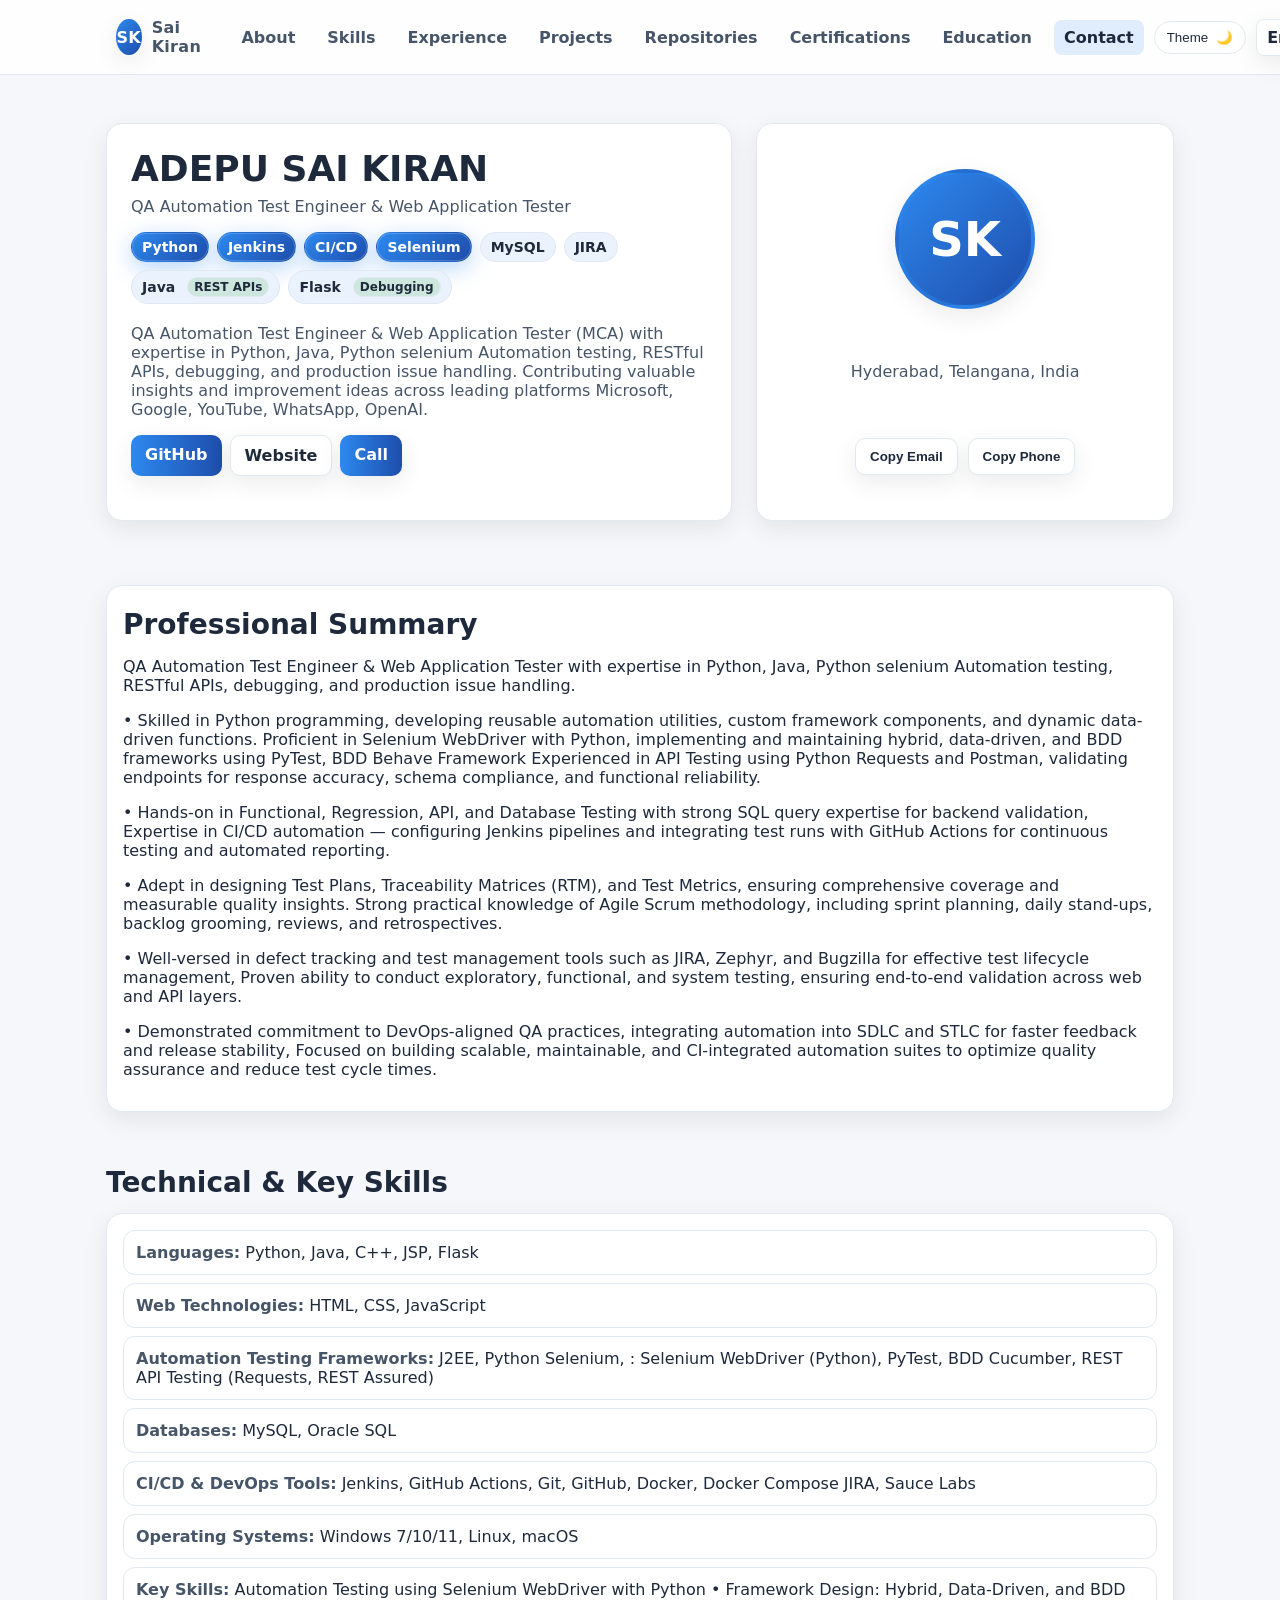
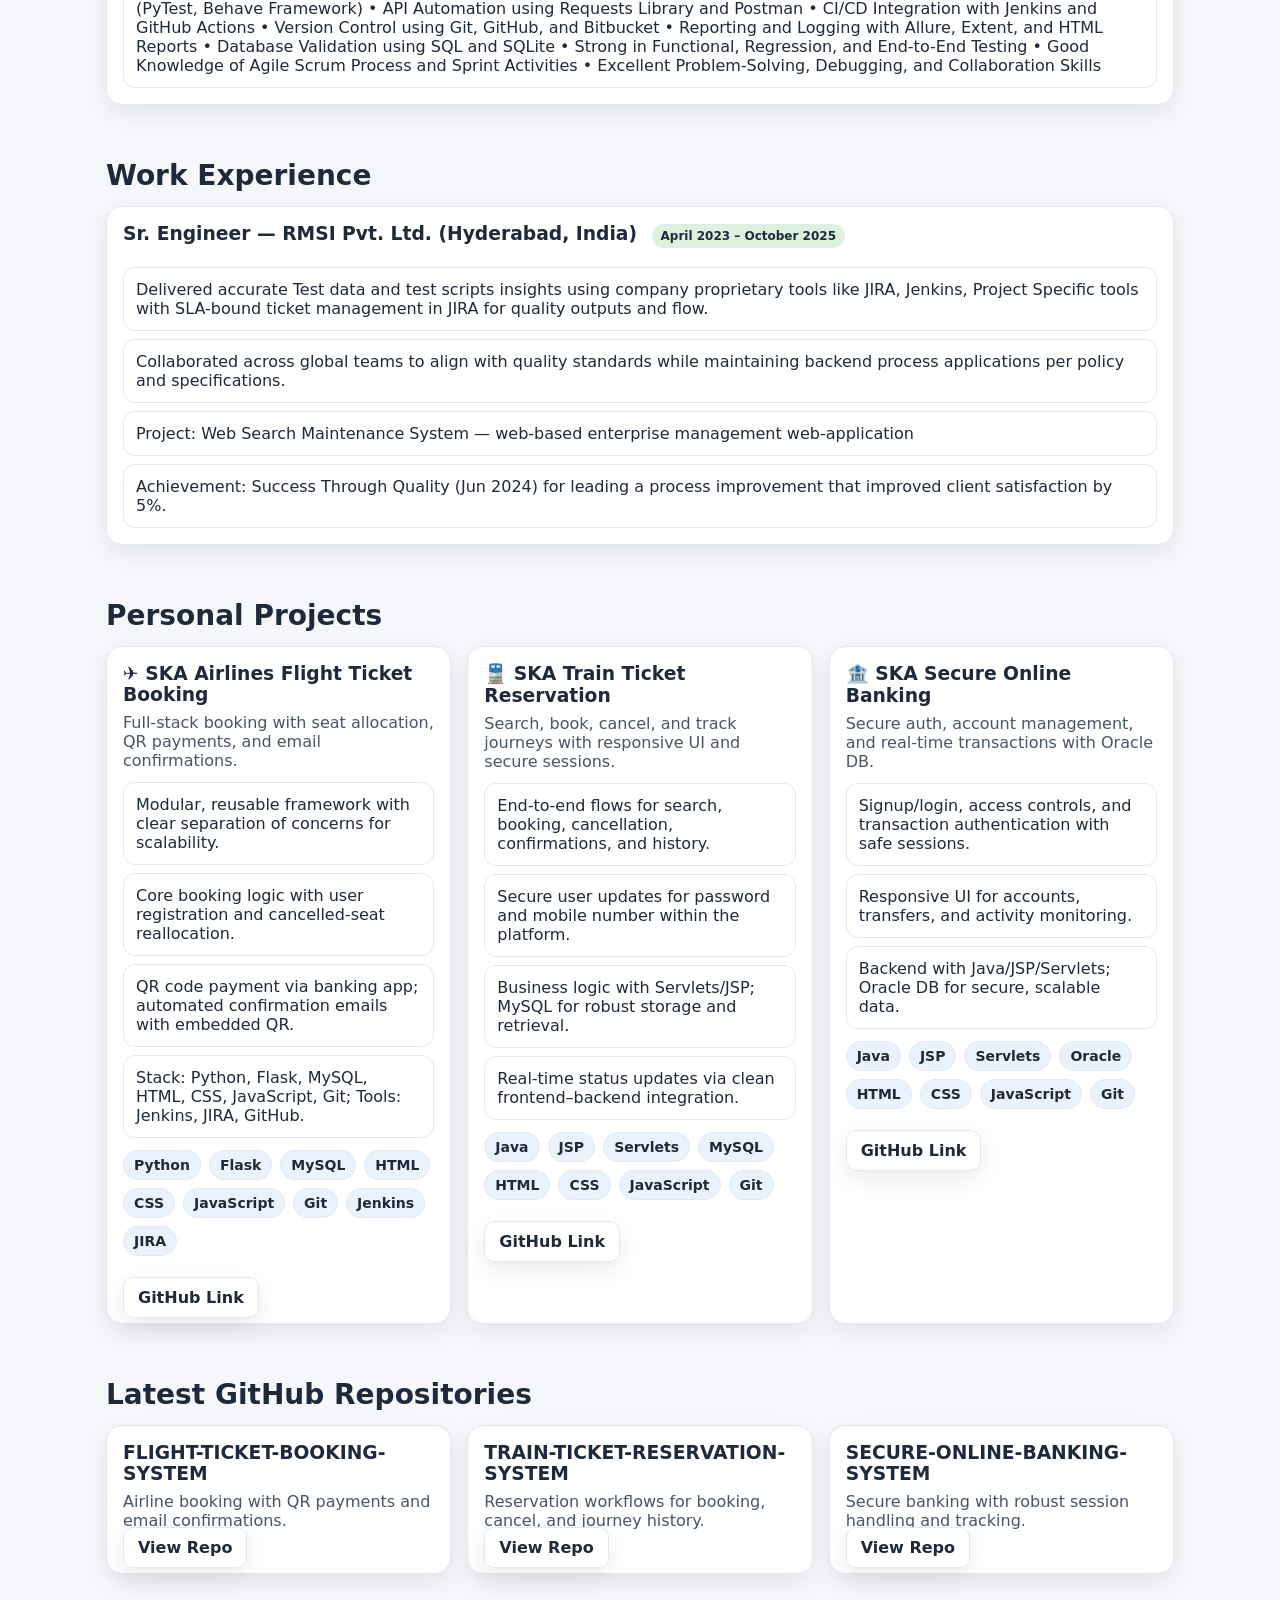
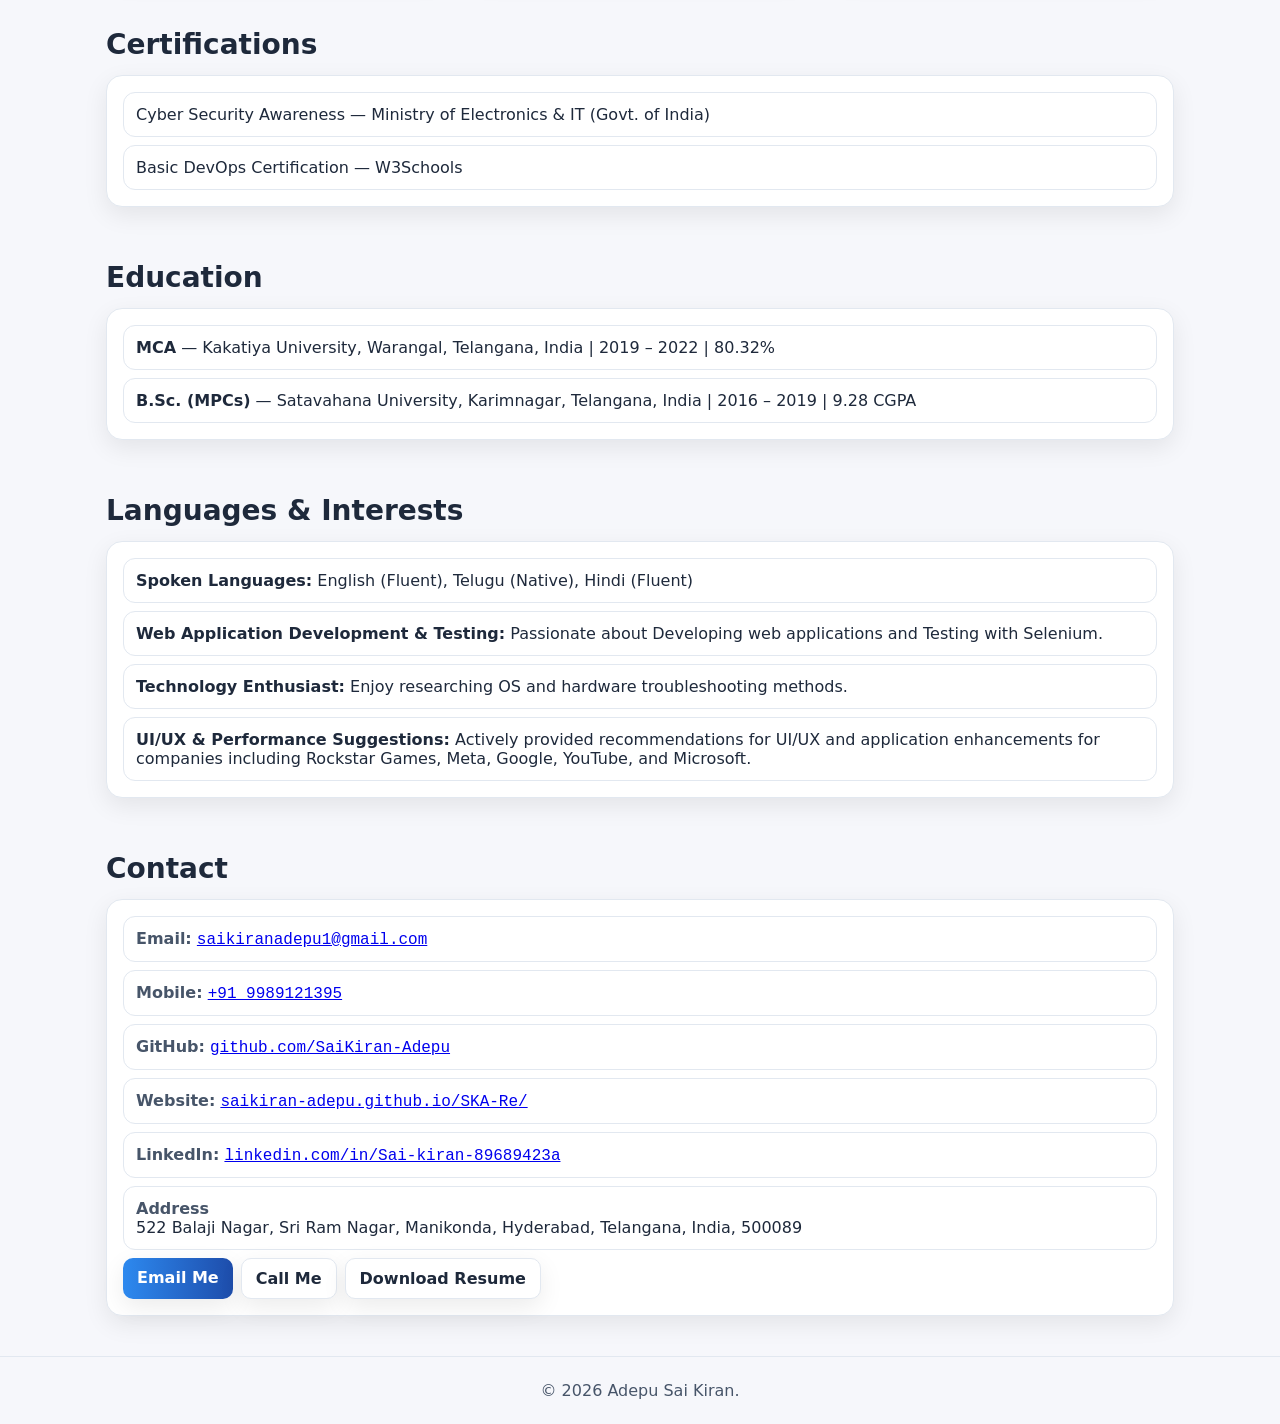
<file: index.html>
<!-- index.html -->
<!DOCTYPE html>
<html lang="en">
<head>
  <!-- Basic -->
  <meta charset="UTF-8" />
  <meta name="viewport" content="width=device-width, initial-scale=1" />
  <title>Sai Kiran | QA Automation Test Engineer</title>
  <meta name="description" content="Senior Automation Test Engineer & Web Application Tester (MCA) specializing in Python, automation testing." />
  <link rel="canonical" href="https://saikiran-adepu.github.io/SKA-Re/" />

  <!-- SEO/Open Graph -->
  <meta property="og:title" content="Sai Kiran | Sr. Automation Test Engineer" />
  <meta property="og:description" content="Automation testing, Python/Java full-stack, QR payments, REST APIs, and real-world projects." />
  <meta property="og:type" content="website" />
  <meta property="og:url" content="https://saikiran-adepu.github.io/SKA-Re/" />
  <meta name="robots" content="index,follow" />
  <meta name="theme-color" content="#2d89ef" />

  <!-- Styles -->
  <link rel="stylesheet" href="styles.css" />
  
  <!-- Person structured data -->
  <script type="application/ld+json">
  {
    "@context": "https://schema.org",
    "@type": "Person",
    "name": "Adepu Sai Kiran",
    "jobTitle": "Senior Automation Test Engineer",
    "email": "mailto:saikiranadepu1@gmail.com",
    "telephone": "+91-9989121395",
    "url": "https://saikiran-adepu.github.io/SKA-Re/",
    "sameAs": [
      "https://github.com/SaiKiran-Adepu",
      "https://www.linkedin.com/in/adepu-sai-kiran-89689423a"
    ],
    "address": {
      "@type": "PostalAddress",
      "streetAddress": "1-54 Sri Ram Nagar Colony, Manikonda",
      "addressLocality": "Hyderabad",
      "addressRegion": "Telangana",
      "addressCountry": "IN",
      "postalCode": "506001"
    }
  }
  </script>
</head>
<body>
  <!-- Nav -->
  <nav class="nav">
    <div class="nav-inner">
      <a class="brand" href="#top" aria-label="Home">
        <span class="logo">SK</span>
        <span>Sai Kiran</span>
      </a>

      <button class="burger" id="burger" aria-label="Toggle navigation" aria-expanded="false" aria-controls="navlist">
        <span></span><span></span><span></span>
      </button>

      <ul id="navlist">
        <li><a href="#about" class="active">About</a></li>
        <li><a href="#skills">Skills</a></li>
        <li><a href="#experience">Experience</a></li>
        <li><a href="#projects">Projects</a></li>
        <li><a href="#repos">Repositories</a></li>
        <li><a href="#certs">Certifications</a></li>
        <li><a href="#edu">Education</a></li>
        <li><a href="#contact">Contact</a></li>
      </ul>

      <div class="nav-cta">
        <button id="themeToggle" class="toggle" type="button" aria-label="Toggle theme">
          <span>Theme</span><span id="themeIcon" aria-hidden="true">🌙</span>
        </button>
        <a class="btn secondary" href="mailto:saikiranadepu1@gmail.com">Email</a>
      </div>
    </div>
  </nav>

  <main id="top">
    <!-- Hero -->
    <section class="hero">
      <div class="card hero-card reveal">
        <h1 class="title">ADEPU SAI KIRAN</h1>
        <p class="subtitle">QA Automation Test Engineer & Web Application Tester</p>

        <!-- Key highlights: Python first, then Jenkins, CI/CD, Selenium -->
        <div class="chip-row">
          <span class="chip highlight glow" title="Language">Python</span>
          <span class="chip highlight glow" title="CI server">Jenkins</span>
          <span class="chip highlight glow" title="Pipelines">CI/CD</span>
          <span class="chip highlight glow" title="Automation">Selenium</span>

          <span class="chip">MySQL</span>
          <span class="chip">JIRA</span>
          <span class="chip"><span>Java</span><span class="pill">REST APIs</span></span>
          <span class="chip"><span>Flask</span><span class="pill">Debugging</span></span>
        </div>

        <p class="muted">
         QA Automation Test Engineer & Web Application Tester (MCA) with expertise in Python, Java, Python selenium Automation testing, RESTful APIs, debugging, and production issue handling.
         Contributing valuable insights and improvement ideas across leading platforms Microsoft, Google, YouTube, WhatsApp, OpenAI.
        </p>

        <div class="chip-row">
          <a class="btn" href="https://github.com/SaiKiran-Adepu" target="_blank" rel="noopener">GitHub</a>
          <a class="btn secondary" href="https://saikiran-adepu.github.io/SKA-Re/" target="_blank" rel="noopener">Website</a>
          <!-- <a class="btn secondary" href="https://www.linkedin.com/in/" target="_blank" rel="noopener">LinkedIn</a> -->
          <a class="btn" href="tel:+919989121395">Call</a>
        </div>
      </div>

      <div class="card avatar-card reveal">
        <div class="avatar" aria-hidden="true">SK</div>
        <p class="muted" style="margin:10px 0 0 0;">Hyderabad, Telangana, India</p>
        <div class="socials">
          <button class="btn secondary" id="copyEmail" type="button">Copy Email</button>
          <button class="btn secondary" id="copyPhone" type="button">Copy Phone</button>
        </div>
      </div>
    </section>

    <!-- About -->
    <section id="about" class="section">
      <div class="card reveal" style="padding:16px;">
        <h2>Professional Summary</h2>
        <p>
         QA Automation Test Engineer & Web Application Tester with expertise in Python, Java, Python selenium Automation testing, RESTful APIs, debugging, and production issue handling.
        </p>
        <!-- <p class="muted"> -->
        <p>
          • Skilled in Python programming, developing reusable automation utilities, custom framework components, and dynamic data-driven functions.
            Proficient in Selenium WebDriver with Python, implementing and maintaining hybrid, data-driven, and BDD frameworks using PyTest, BDD Behave Framework
            Experienced in API Testing using Python Requests and Postman, validating endpoints for response accuracy, schema compliance, and functional reliability.
        </p>
        <p>
          • Hands-on in Functional, Regression, API, and Database Testing with strong SQL query expertise for backend validation,
            Expertise in CI/CD automation — configuring Jenkins pipelines and integrating test runs with GitHub Actions for continuous testing and automated reporting.
        </p>
        <p>  
          • Adept in designing Test Plans, Traceability Matrices (RTM), and Test Metrics, ensuring comprehensive coverage and measurable quality insights.
            Strong practical knowledge of Agile Scrum methodology, including sprint planning, daily stand-ups, backlog grooming, reviews, and retrospectives.
        </p>
        <p>
          • Well-versed in defect tracking and test management tools such as JIRA, Zephyr, and Bugzilla for effective test lifecycle management,
            Proven ability to conduct exploratory, functional, and system testing, ensuring end-to-end validation across web and API layers.
        </p>
        <p>
          • Demonstrated commitment to DevOps-aligned QA practices, integrating automation into SDLC and STLC for faster feedback and release stability,
            Focused on building scalable, maintainable, and CI-integrated automation suites to optimize quality assurance and reduce test cycle times.         
        </p>
      </div>
    </section>

    <!-- Skills -->
    <section id="skills" class="section">
      <h2>Technical & Key Skills</h2>
      <div class="list card reveal" style="padding:16px;">
        <ul class="list">
          <li class="li"><span class="kv"><b>Languages:</b></span> Python, Java, C++, JSP, Flask</li>
          <li class="li"><span class="kv"><b>Web Technologies:</b></span> HTML, CSS, JavaScript</li>
          <li class="li"><span class="kv"><b>Automation Testing Frameworks:</b></span> J2EE, Python Selenium, : Selenium WebDriver (Python), PyTest, BDD Cucumber, REST API Testing (Requests, REST Assured)</li>
          <li class="li"><span class="kv"><b>Databases:</b></span> MySQL, Oracle SQL</li>
          <li class="li"><span class="kv"><b>CI/CD & DevOps Tools:</b></span> Jenkins, GitHub Actions, Git, GitHub, Docker, Docker Compose JIRA, Sauce Labs </li>
          <li class="li"><span class="kv"><b>Operating Systems:</b></span> Windows 7/10/11, Linux, macOS</li>
          <!-- <li class="li">Full‑Stack (Frontend + Backend), REST APIs, QR payment + email integration, UI/UX debugging, production support</li>
        </ul> -->
          <li class="li"><span class="kv"><b>Key Skills:</b></span> Automation Testing using Selenium WebDriver with Python
                              • Framework Design: Hybrid, Data-Driven, and BDD (PyTest, Behave Framework)
                              • API Automation using Requests Library and Postman
                              • CI/CD Integration with Jenkins and GitHub Actions
                              • Version Control using Git, GitHub, and Bitbucket
                              • Reporting and Logging with Allure, Extent, and HTML Reports
                              • Database Validation using SQL and SQLite
                              • Strong in Functional, Regression, and End-to-End Testing
                              • Good Knowledge of Agile Scrum Process and Sprint Activities
                              • Excellent Problem-Solving, Debugging, and Collaboration Skills
      </div>
    </section>

    <!-- Experience -->
    <section id="experience" class="section">
      <h2>Work Experience</h2>
      <div class="card reveal" style="padding:16px;">
       
        <!-- <br> -->
        <h3 style="margin-top:0;">Sr. Engineer — RMSI Pvt. Ltd. (Hyderabad, India) <span class="pill">April 2023 – October 2025</span></h3>
        <ul class="list">
          <li class="li">Delivered accurate Test data and test scripts insights using company proprietary tools like JIRA, Jenkins, Project Specific tools with SLA-bound ticket management in JIRA for quality outputs and flow.</li>
          <li class="li">Collaborated across global teams to align with quality standards while maintaining backend process applications per policy and specifications.</li>
           <li class="li">Project: Web Search Maintenance System — web-based enterprise management web-application</li>
          <li class="li">Achievement: Success Through Quality (Jun 2024) for leading a process improvement that improved client satisfaction by 5%.</li>
        </ul>
      </div>
    </section>

    <!-- Projects (no details tabs; short desc + points) -->
    <section id="projects" class="section">
      <h2>Personal Projects</h2>
      <div id="projectGrid">
        <!-- Airlines -->
        <div class="card project-card reveal">
          <h3 style="margin:0 0 8px 0;">✈️ SKA Airlines Flight Ticket Booking</h3>
          <p class="muted" style="margin:0 0 12px 0;">Full‑stack booking with seat allocation, QR payments, and email confirmations.</p>
          <ul class="list">
            <li class="li">Modular, reusable framework with clear separation of concerns for scalability.</li>
            <li class="li">Core booking logic with user registration and cancelled‑seat reallocation.</li>
            <li class="li">QR code payment via banking app; automated confirmation emails with embedded QR.</li>
            <li class="li">Stack: Python, Flask, MySQL, HTML, CSS, JavaScript, Git; Tools: Jenkins, JIRA, GitHub.</li>
          </ul>
          <div class="chip-row" style="margin-top:12px;">
            <span class="chip">Python</span><span class="chip">Flask</span><span class="chip">MySQL</span><span class="chip">HTML</span><span class="chip">CSS</span><span class="chip">JavaScript</span><span class="chip">Git</span><span class="chip">Jenkins</span><span class="chip">JIRA</span>
          </div>
          <div style="margin-top:12px;">
            <a class="btn secondary" href="https://github.com/SaiKiran-Adepu/FLIGHT-TICKET-BOOKING-SYSTEM" target="_blank" rel="noopener">GitHub Link</a>
          </div>
        </div>

        <!-- Train -->
        <div class="card project-card reveal">
          <h3 style="margin:0 0 8px 0;">🚆 SKA Train Ticket Reservation</h3>
          <p class="muted" style="margin:0 0 12px 0;">Search, book, cancel, and track journeys with responsive UI and secure sessions.</p>
          <ul class="list">
            <li class="li">End‑to‑end flows for search, booking, cancellation, confirmations, and history.</li>
            <li class="li">Secure user updates for password and mobile number within the platform.</li>
            <li class="li">Business logic with Servlets/JSP; MySQL for robust storage and retrieval.</li>
            <li class="li">Real‑time status updates via clean frontend–backend integration.</li>
          </ul>
          <div class="chip-row" style="margin-top:12px;">
            <span class="chip">Java</span><span class="chip">JSP</span><span class="chip">Servlets</span><span class="chip">MySQL</span><span class="chip">HTML</span><span class="chip">CSS</span><span class="chip">JavaScript</span><span class="chip">Git</span>
          </div>
          <div style="margin-top:12px;">
            <a class="btn secondary" href="https://github.com/SaiKiran-Adepu/TRAIN-TICKET-RESERVATION-SYSTEM" target="_blank" rel="noopener">GitHub Link</a>
          </div>
        </div>

        <!-- Banking -->
        <div class="card project-card reveal">
          <h3 style="margin:0 0 8px 0;">🏦 SKA Secure Online Banking</h3>
          <p class="muted" style="margin:0 0 12px 0;">Secure auth, account management, and real‑time transactions with Oracle DB.</p>
          <ul class="list">
            <li class="li">Signup/login, access controls, and transaction authentication with safe sessions.</li>
            <li class="li">Responsive UI for accounts, transfers, and activity monitoring.</li>
            <li class="li">Backend with Java/JSP/Servlets; Oracle DB for secure, scalable data.</li>
          </ul>
          <div class="chip-row" style="margin-top:12px;">
            <span class="chip">Java</span><span class="chip">JSP</span><span class="chip">Servlets</span><span class="chip">Oracle</span><span class="chip">HTML</span><span class="chip">CSS</span><span class="chip">JavaScript</span><span class="chip">Git</span>
          </div>
          <div style="margin-top:12px;">
            <a class="btn secondary" href="https://github.com/SaiKiran-Adepu/SECURE-ONLINE-BANKING-SYSTEM" target="_blank" rel="noopener">GitHub Link</a>
          </div>
        </div>
      </div>
    </section>

    <!-- Repositories (static links; no Profile card) -->
    <section id="repos" class="section">
      <h2>Latest GitHub Repositories</h2>
      <div id="repoGrid">
        <div class="card repo-card reveal">
          <h3 style="margin:0 0 8px 0;">FLIGHT-TICKET-BOOKING-SYSTEM</h3>
          <p class="muted" style="margin:0 0 8px 0;">Airline booking with QR payments and email confirmations.</p>
          <div style="margin-top:auto;"><a class="btn secondary" href="https://github.com/SaiKiran-Adepu/FLIGHT-TICKET-BOOKING-SYSTEM" target="_blank" rel="noopener">View Repo</a></div>
        </div>
        <div class="card repo-card reveal">
          <h3 style="margin:0 0 8px 0;">TRAIN-TICKET-RESERVATION-SYSTEM</h3>
          <p class="muted" style="margin:0 0 8px 0;">Reservation workflows for booking, cancel, and journey history.</p>
          <div style="margin-top:auto;"><a class="btn secondary" href="https://github.com/SaiKiran-Adepu/TRAIN-TICKET-RESERVATION-SYSTEM" target="_blank" rel="noopener">View Repo</a></div>
        </div>
        <div class="card repo-card reveal">
          <h3 style="margin:0 0 8px 0;">SECURE-ONLINE-BANKING-SYSTEM</h3>
          <p class="muted" style="margin:0 0 8px 0;">Secure banking with robust session handling and tracking.</p>
          <div style="margin-top:auto;"><a class="btn secondary" href="https://github.com/SaiKiran-Adepu/SECURE-ONLINE-BANKING-SYSTEM" target="_blank" rel="noopener">View Repo</a></div>
        </div>
      </div>
    </section>

    <!-- Certifications -->
    <section id="certs" class="section">
      <h2>Certifications</h2>
      <div class="list card reveal" style="padding:16px;">
        <ul class="list">
          <li class="li">Cyber Security Awareness — Ministry of Electronics & IT (Govt. of India)</li>
          <!-- <li class="li">Data Science Basic to Advanced — SETWIN Telangana</li> -->
          <li class="li">Basic DevOps Certification — W3Schools</li>
          <!-- <li class="li">TCS iON Career Edge — Young Professional (TCS)</li> -->
        </ul>
      </div>
    </section>

    <!-- Education -->
    <section id="edu" class="section">
      <h2>Education</h2>
      <div class="list card reveal" style="padding:16px;">
        <ul class="list">
          <li class="li"><strong>MCA</strong> — Kakatiya University, Warangal, Telangana, India | 2019 – 2022 | 80.32%</li>
          <li class="li"><strong>B.Sc. (MPCs)</strong> — Satavahana University, Karimnagar, Telangana, India | 2016 – 2019 | 9.28 CGPA</li>
        </ul>
      </div>
    </section>

    <!-- Languages & Interests -->
    <section class="section">
      <h2>Languages & Interests</h2>
      <div class="list card reveal" style="padding:16px;">
        <ul class="list">
          <li class="li"><b>Spoken Languages:</b> English (Fluent), Telugu (Native), Hindi (Fluent)</li>
          <li class="li"><b>Web Application Development & Testing:</b> Passionate about Developing web applications and Testing with Selenium. </li>
          <li class="li"><b>Technology Enthusiast:</b> Enjoy researching OS and hardware troubleshooting methods. </li>
          <li class="li"><b>UI/UX & Performance Suggestions:</b> Actively provided recommendations for UI/UX and application enhancements for companies including Rockstar Games, Meta, Google, YouTube, and Microsoft. </li>
          <!-- <li class="li"><b>:</b> </li>  -->
        </ul>
      </div>
    </section>

    <!-- Contact -->
    <section id="contact" class="section">
      <h2>Contact</h2>
      <div class="card reveal" style="padding:16px;">
        <div class="list">
          <ul class="list">
            <li class="li"><span class="kv">Email:</span> <a class="mono" href="mailto:saikiranadepu1@gmail.com">saikiranadepu1@gmail.com</a></li>
            <li class="li"><span class="kv">Mobile:</span> <a class="mono" href="tel:+919989121395">+91 9989121395</a></li>
            <li class="li"><span class="kv">GitHub:</span> <a class="mono" href="https://github.com/SaiKiran-Adepu" target="_blank" rel="noopener">github.com/SaiKiran-Adepu</a></li>
            <li class="li"><span class="kv">Website:</span> <a class="mono" href="https://saikiran-adepu.github.io/SKA-Re/" target="_blank" rel="noopener">saikiran-adepu.github.io/SKA-Re/</a></li>
            <li class="li"><span class="kv">LinkedIn:</span> <a class="mono" href="https://www.linkedin.com/in/adepu-sai-kiran-89689423a" target="_blank" rel="noopener">linkedin.com/in/Sai-kiran-89689423a</a></li>
          </ul>
        </div>
        <address class="li" style="font-style: normal; margin-top:8px;">
          <div class="kv">Address</div>
         522 Balaji Nagar, Sri Ram Nagar, Manikonda, Hyderabad, Telangana, India, 500089
        </address>
        <div style="margin-top:8px; display:flex; gap:8px; flex-wrap:wrap;">
          <a class="btn" href="mailto:saikiranadepu1@gmail.com?subject=Hello%20Sai%20Kiran&body=Hi%20Sai%2C%0A">Email Me</a>
          <a class="btn secondary" href="tel:+919989121395">Call Me</a>
          <a class="btn secondary" href="./SaiKiran_Resume.pdf" download>Download Resume</a>
        </div>
      </div>
    </section>
  </main>

  <footer>
    © <span id="year"></span> Adepu Sai Kiran.
  </footer>

  <script>
    document.addEventListener('DOMContentLoaded', () => {
      // Theme persistence
      const root = document.documentElement;
      const saved = localStorage.getItem('theme') || (window.matchMedia('(prefers-color-scheme: dark)').matches ? 'dark' : 'light');
      root.setAttribute('data-theme', saved);

      const themeBtn = document.getElementById('themeToggle');
      const themeIcon = document.getElementById('themeIcon');
      const yearEl = document.getElementById('year');
      const navLinks = document.querySelectorAll('.nav a');
      const navList = document.getElementById('navlist');
      const burger = document.getElementById('burger');

      // Year
      yearEl.textContent = new Date().getFullYear();

      // Theme toggle
      function setTheme(next) {
        root.setAttribute('data-theme', next);
        localStorage.setItem('theme', next);
        themeIcon.textContent = next === 'dark' ? '🌞' : '🌙';
      }
      themeBtn.addEventListener('click', () => {
        const cur = root.getAttribute('data-theme') || 'light';
        setTheme(cur === 'light' ? 'dark' : 'light');
      });
      themeIcon.textContent = (saved === 'dark') ? '🌞' : '🌙';

      // Burger menu
      burger.addEventListener('click', () => {
        const open = navList.classList.toggle('open');
        burger.setAttribute('aria-expanded', open ? 'true' : 'false');
      });
      // Close menu on link click (mobile)
      navLinks.forEach(a => a.addEventListener('click', () => navList.classList.remove('open')));

      // Scrollspy (feature-detected)
      const sections = [...document.querySelectorAll('main section[id]')];
      if ('IntersectionObserver' in window) {
        const spy = new IntersectionObserver((entries) => {
          entries.forEach(entry => {
            const id = entry.target.getAttribute('id');
            const link = document.querySelector('.nav a[href="#' + id + '"]');
            if (entry.isIntersecting) {
              navLinks.forEach(a => a.classList.remove('active'));
              if (link) link.classList.add('active');
            }
          });
        }, { rootMargin: '-50% 0px -45% 0px', threshold: 0 });
        sections.forEach(s => spy.observe(s));
      }

      // Reveal on scroll (feature-detected)
      const revealEls = document.querySelectorAll('.reveal');
      if ('IntersectionObserver' in window) {
        const revealObserver = new IntersectionObserver((entries) => {
          entries.forEach(e => {
            if (e.isIntersecting) {
              e.target.classList.add('show');
              revealObserver.unobserve(e.target);
            }
          });
        }, { threshold: .12 });
        revealEls.forEach(el => revealObserver.observe(el));
      } else {
        // Fallback: just show all
        revealEls.forEach(el => el.classList.add('show'));
      }

      // Copy helpers (safe fallback)
      function copy(text) {
        if (navigator.clipboard && window.isSecureContext) {
          navigator.clipboard.writeText(text).then(() => alert('Copied: ' + text)).catch(() => alert('Copied: ' + text));
        } else {
          const ta = document.createElement('textarea');
          ta.value = text; document.body.appendChild(ta);
          ta.select(); document.execCommand('copy'); ta.remove();
          alert('Copied: ' + text);
        }
      }
      document.getElementById('copyEmail').addEventListener('click', () => copy('saikiranadepu1@gmail.com'));
      document.getElementById('copyPhone').addEventListener('click', () => copy('+91 9989121395'));
    });
  </script>
</body>
</html>
</file>
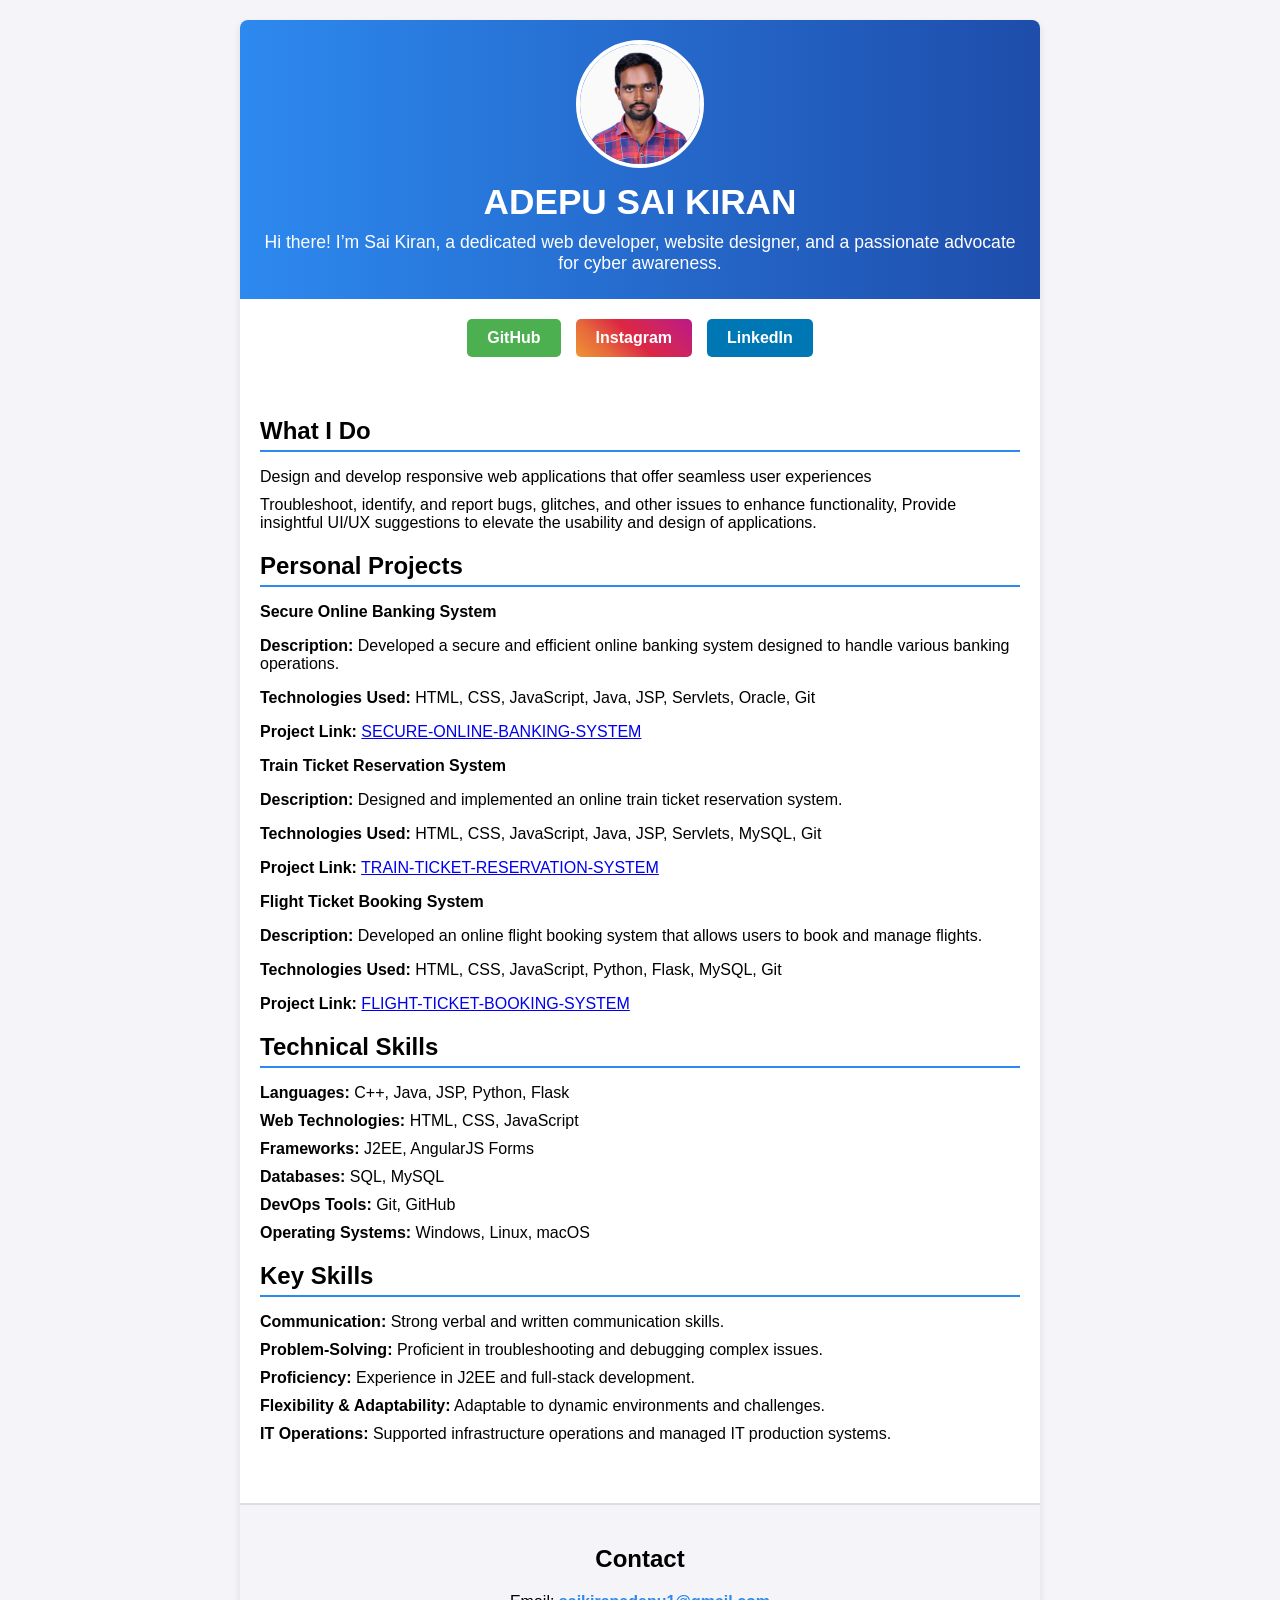
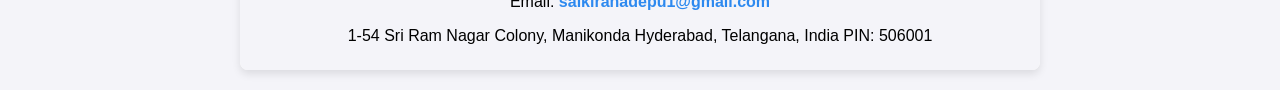
<file: onr.html>
<!DOCTYPE html>
<html lang="en">
<head>
    <meta charset="UTF-8">
    <meta name="viewport" content="width=device-width, initial-scale=1.0">
    <title>Sai Kiran | Resume</title>
    <style>
        body {
            font-family: Arial, sans-serif;
            background-color: #f4f4f9;
            margin: 0;
            padding: 0;
        }
        .container {
            max-width: 800px;
            margin: 20px auto;
            background: #fff;
            border-radius: 8px;
            box-shadow: 0 4px 8px rgba(0, 0, 0, 0.1);
            overflow: hidden;
        }
        .header {
            text-align: center;
            padding: 20px;
            background: linear-gradient(90deg, #2d89ef, #1e4dab);
            color: #fff;
        }
        .header img {
            border-radius: 50%;
            width: 120px;
            height: 120px;
            border: 4px solid #fff;
        }
        .header h1 {
            margin: 10px 0;
            font-size: 2.2em;
        }
        .header p {
            margin: 5px 0;
            font-size: 1.1em;
        }
        .links {
            display: flex;
            justify-content: center;
            gap: 15px;
            margin: 20px 0;
        }
        .links a {
            text-decoration: none;
            padding: 10px 20px;
            border-radius: 5px;
            color: #fff;
            font-weight: bold;
            transition: background-color 0.3s;
        }
        .portfolio { background: #4CAF50; }
        .portfolio:hover { background: #388E3C; }
        .instagram { background: linear-gradient(45deg, #f09433, #e6683c, #dc2743, #cc2366, #bc1888); }
        .instagram:hover { background: #dd2a7b; }
        .linkedin { background: #0077b5; }
        .linkedin:hover { background: #005582; }
        .content {
            padding: 20px;
        }
        .section {
            margin-bottom: 20px;
        }
        .section h2 {
            border-bottom: 2px solid #2d89ef;
            padding-bottom: 5px;
            margin-bottom: 10px;
        }
        .section ul {
            list-style: none;
            padding: 0;
        }
        .section ul li {
            margin-bottom: 10px;
        }
        .contact {
            text-align: center;
            margin-top: 20px;
            padding: 20px;
            background: #f4f4f9;
            border-top: 2px solid #ddd;
        }
        .contact a {
            text-decoration: none;
            color: #2d89ef;
            font-weight: bold;
        }
        .address {
            margin-top: 15px;
        }
        .address p {
            margin: 5px 0;
        }
    </style>
</head>
<body>
    <div class="container">
        <div class="header">
            <img src="image/sai.jpg" alt="Profile Picture">
            <h1>ADEPU SAI KIRAN</h1>
            <p>Hi there! I’m Sai Kiran, a dedicated web developer, website designer, and a passionate advocate for cyber awareness.</p>
        </div>
        <div class="links">
            <a href="https://github.com/SaiKiran-Adepu" class="portfolio" target="_blank">GitHub</a>
            <a href="https://www.instagram.com/sai.753071/profilecard/?igsh=MTlscmZwZGZkNGRobw==" class="instagram" target="_blank">Instagram</a>
            <a href="https://www.linkedin.com/in/adepu-sai-kiran-89689423a" class="linkedin" target="_blank">LinkedIn</a>
        </div>
        <div class="content">
            <div class="section">
                <h2>What I Do</h2>
                <ul>
                    <li>Design and develop responsive web applications that offer seamless user experiences</li>
                    <li>Troubleshoot, identify, and report bugs, glitches, and other issues to enhance functionality, Provide insightful UI/UX suggestions to elevate the usability and design of applications.</li>
                </ul>
            </div>
            <div class="section">
                <h2>Personal Projects</h2>
                <ul>
                    <li><strong>Secure Online Banking System</strong>
                        <p><strong>Description:</strong> Developed a secure and efficient online banking system designed to handle various banking operations.</p>
                        <p><strong>Technologies Used:</strong> HTML, CSS, JavaScript, Java, JSP, Servlets, Oracle, Git</p>
                        <p><strong>Project Link:</strong> <a href="https://github.com/SaiKiran-Adepu/SECURE-ONLINE-BANKING-SYSTEM" target="_blank">SECURE-ONLINE-BANKING-SYSTEM</a></p>
                    </li>
                    <li><strong>Train Ticket Reservation System</strong>
                        <p><strong>Description:</strong> Designed and implemented an online train ticket reservation system.</p>
                        <p><strong>Technologies Used:</strong> HTML, CSS, JavaScript, Java, JSP, Servlets, MySQL, Git</p>
                        <p><strong>Project Link:</strong> <a href="https://github.com/SaiKiran-Adepu/TRAIN-TICKET-RESERVATION-SYSTEM" target="_blank">TRAIN-TICKET-RESERVATION-SYSTEM</a></p>
                    </li>
                    <li><strong>Flight Ticket Booking System</strong>
                        <p><strong>Description:</strong> Developed an online flight booking system that allows users to book and manage flights.</p>
                        <p><strong>Technologies Used:</strong> HTML, CSS, JavaScript, Python, Flask, MySQL, Git</p>
                        <p><strong>Project Link:</strong> <a href="https://github.com/SaiKiran-Adepu/FLIGHT-TICKET-BOOKING-SYSTEM" target="_blank">FLIGHT-TICKET-BOOKING-SYSTEM</a></p>
                    </li>
                </ul>
            </div>
            <div class="section">
                <h2>Technical Skills</h2>
                <ul>
                    <li><strong>Languages:</strong> C++, Java, JSP, Python, Flask</li>
                    <li><strong>Web Technologies:</strong> HTML, CSS, JavaScript</li>
                    <li><strong>Frameworks:</strong> J2EE, AngularJS Forms</li>
                    <li><strong>Databases:</strong> SQL, MySQL</li>
                    <li><strong>DevOps Tools:</strong> Git, GitHub</li>
                    <li><strong>Operating Systems:</strong> Windows, Linux, macOS</li>
                </ul>
            </div>
            <div class="section">
                <h2>Key Skills</h2>
                <ul>
                    <li><strong>Communication:</strong> Strong verbal and written communication skills.</li>
                    <li><strong>Problem-Solving:</strong> Proficient in troubleshooting and debugging complex issues.</li>
                    <li><strong>Proficiency:</strong> Experience in J2EE and full-stack development.</li>
                    <li><strong>Flexibility & Adaptability:</strong> Adaptable to dynamic environments and challenges.</li>
                    <li><strong>IT Operations:</strong> Supported infrastructure operations and managed IT production systems.</li>
                </ul>
            </div>
            
        </div>
        <div class="contact">
            <h2>Contact</h2>
            <p>Email: <a href="mailto:saikiranadepu1@gmail.com">saikiranadepu1@gmail.com</a></p>
            <div class="address">
                <p>1-54 Sri Ram Nagar Colony, Manikonda
                Hyderabad, Telangana, India
                PIN: 506001</p>
            </div>
        </div>
    </div>
</body>
</html>
</file>
<file: styles.css>
/* styles.css */
:root {
  --bg: #f6f7fb;
  --card: #ffffff;
  --text: #1e293b;
  --muted: #475569;
  --brand: #2d89ef;
  --brand-2: #1e4dab;
  --accent: #4CAF50;
  --shadow: 0 8px 24px rgba(0,0,0,.08);
  --border: #e2e8f0;
}
[data-theme="dark"] {
  --bg: #0b1220;
  --card: #0f172a;
  --text: #e2e8f0;
  --muted: #94a3b8;
  --brand: #60a5fa;
  --brand-2: #1d4ed8;
  --accent: #22c55e;
  --shadow: 0 10px 30px rgba(2,6,23,.6);
  --border: #1f2937;
}
* { box-sizing: border-box; }
html { scroll-behavior: smooth; }
body {
  margin: 0;
  font-family: system-ui,-apple-system,Segoe UI,Roboto,Ubuntu,Cantarell,Noto Sans,Helvetica,Arial,"Apple Color Emoji","Segoe UI Emoji";
  color: var(--text);
  background: radial-gradient(1200px 800px at 10% -10%, rgba(45,137,239,.08), transparent 60%), var(--bg);
}

/* Nav */
.nav {
  position: sticky; top: 0; z-index: 1000;
  backdrop-filter: saturate(180%) blur(10px);
  background: color-mix(in srgb, var(--card) 85%, transparent);
  border-bottom: 1px solid var(--border);
}
.nav-inner { max-width: 1100px; margin: 0 auto; display: flex; align-items: center; justify-content: space-between; padding: 10px 16px; gap: 10px; }
.brand { display: inline-flex; align-items: center; gap: 10px; text-decoration: none; color: var(--text); font-weight: 700; letter-spacing: .3px; }
.brand .logo { width: 36px; height: 36px; border-radius: 50%; display: grid; place-items: center; color: #fff; background: linear-gradient(135deg, var(--brand), var(--brand-2)); box-shadow: var(--shadow); font-weight: 800; }
.nav ul { list-style: none; display: flex; gap: 12px; margin: 0; padding: 0; align-items: center; }
.nav a { text-decoration: none; color: var(--muted); padding: 8px 10px; border-radius: 8px; font-weight: 600; }
.nav a.active, .nav a:hover { color: var(--text); background: color-mix(in srgb, var(--brand) 14%, transparent); }
.nav-cta { display: flex; align-items: center; gap: 10px; }
.btn, button.btn { border: 0; background: linear-gradient(90deg, var(--brand), var(--brand-2)); color: #fff; padding: 10px 14px; border-radius: 10px; font-weight: 700; box-shadow: var(--shadow); cursor: pointer; text-decoration: none; }
.btn.secondary { background: var(--card); color: var(--text); border: 1px solid var(--border); }

/* Burger for mobile */
.burger { display: none; background: var(--card); border: 1px solid var(--border); border-radius: 10px; padding: 8px 10px; cursor: pointer; }
.burger span { display: block; width: 20px; height: 2px; background: var(--text); margin: 4px 0; border-radius: 2px; }
@media (max-width: 900px) {
  .nav ul { position: absolute; left: 0; right: 0; top: 56px; display: none; flex-direction: column; background: var(--card); padding: 10px 16px; border-bottom: 1px solid var(--border); }
  .nav ul.open { display: flex; }
  .burger { display: inline-flex; flex-direction: column; }
}

.toggle { display: inline-flex; align-items: center; gap: 8px; border: 1px solid var(--border); background: var(--card); color: var(--text); padding: 8px 12px; border-radius: 999px; cursor: pointer; }

/* Hero */
.hero { max-width: 1100px; margin: 24px auto; padding: 24px 16px; display: grid; grid-template-columns: 1.2fr .8fr; gap: 24px; }
@media (max-width: 900px) { .hero { grid-template-columns: 1fr; } }
.card { background: var(--card); border: 1px solid var(--border); border-radius: 16px; box-shadow: var(--shadow); }
.hero-card { padding: 24px; }
.title { margin: 0 0 8px 0; font-size: clamp(24px, 3.2vw, 36px); }
.subtitle { margin: 0 0 16px 0; color: var(--muted); }
.chip-row { display: flex; flex-wrap: wrap; gap: 8px; margin: 12px 0 20px 0; }
.chip { display: inline-flex; align-items: center; gap: 6px; padding: 6px 10px; border-radius: 999px; border: 1px solid var(--border); background: color-mix(in srgb, var(--card) 90%, var(--brand) 10%); color: var(--text); font-weight: 600; font-size: 14px; }
.chip .pill { padding: 2px 6px; border-radius: 999px; border: 1px solid var(--border); font-size: 12px; margin-left: 6px; }

/* Highlighted chips for key tools */
.chip.highlight {
  background: linear-gradient(135deg, var(--brand), var(--brand-2));
  color: #fff;
  border-color: transparent;
  box-shadow: 0 6px 20px rgba(45,137,239,.25);
}
.chip.highlight.glow {
  box-shadow: 0 6px 22px rgba(45,137,239,.35), inset 0 0 0 1px rgba(255,255,255,.18);
}

.avatar-card { display: grid; place-items: center; padding: 24px; text-align: center; }
.avatar { width: 140px; height: 140px; border-radius: 50%; border: 4px solid color-mix(in srgb, var(--brand) 40%, transparent); background: linear-gradient(135deg, var(--brand), var(--brand-2)); display: grid; place-items: center; color: #fff; font-size: 48px; font-weight: 800; box-shadow: var(--shadow); }
.socials { display: flex; gap: 10px; flex-wrap: wrap; margin-top: 14px; justify-content: center; }

.section { max-width: 1100px; margin: 16px auto; padding: 16px; }
.section h2 { margin: 6px 0 14px 0; font-size: clamp(20px, 2.6vw, 28px); }

/* Lists and grids */
.list { margin: 0; padding: 0; list-style: none; display: grid; gap: 8px; }
.li { padding: 12px; border: 1px solid var(--border); border-radius: 12px; background: var(--card); }
.kv { color: var(--muted); font-weight: 600; }
.mono { font-family: ui-monospace,SFMono-Regular,Menlo,Monaco,Consolas,"Liberation Mono","Courier New",monospace; }
.pill { padding: 4px 8px; border-radius: 999px; background: color-mix(in srgb, var(--accent) 18%, transparent); display: inline-block; margin-left: 8px; color: var(--text); border: 1px solid var(--border); font-size: 12px; font-weight: 700; }
.muted { color: var(--muted); }

/* Project/Repo responsive grids */
#projectGrid, #repoGrid { display: grid; grid-template-columns: repeat(auto-fit, minmax(260px, 1fr)); gap: 16px; }
.project-card, .repo-card { padding: 16px; height: 100%; display: flex; flex-direction: column; }

/* Reveal */
.reveal { opacity: 0; transform: translateY(12px); transition: opacity .5s ease, transform .5s ease; }
.reveal.show { opacity: 1; transform: translateY(0); }

/* Footer */
footer { margin-top: 24px; padding: 24px 16px; border-top: 1px solid var(--border); text-align: center; color: var(--muted); }
</file>
